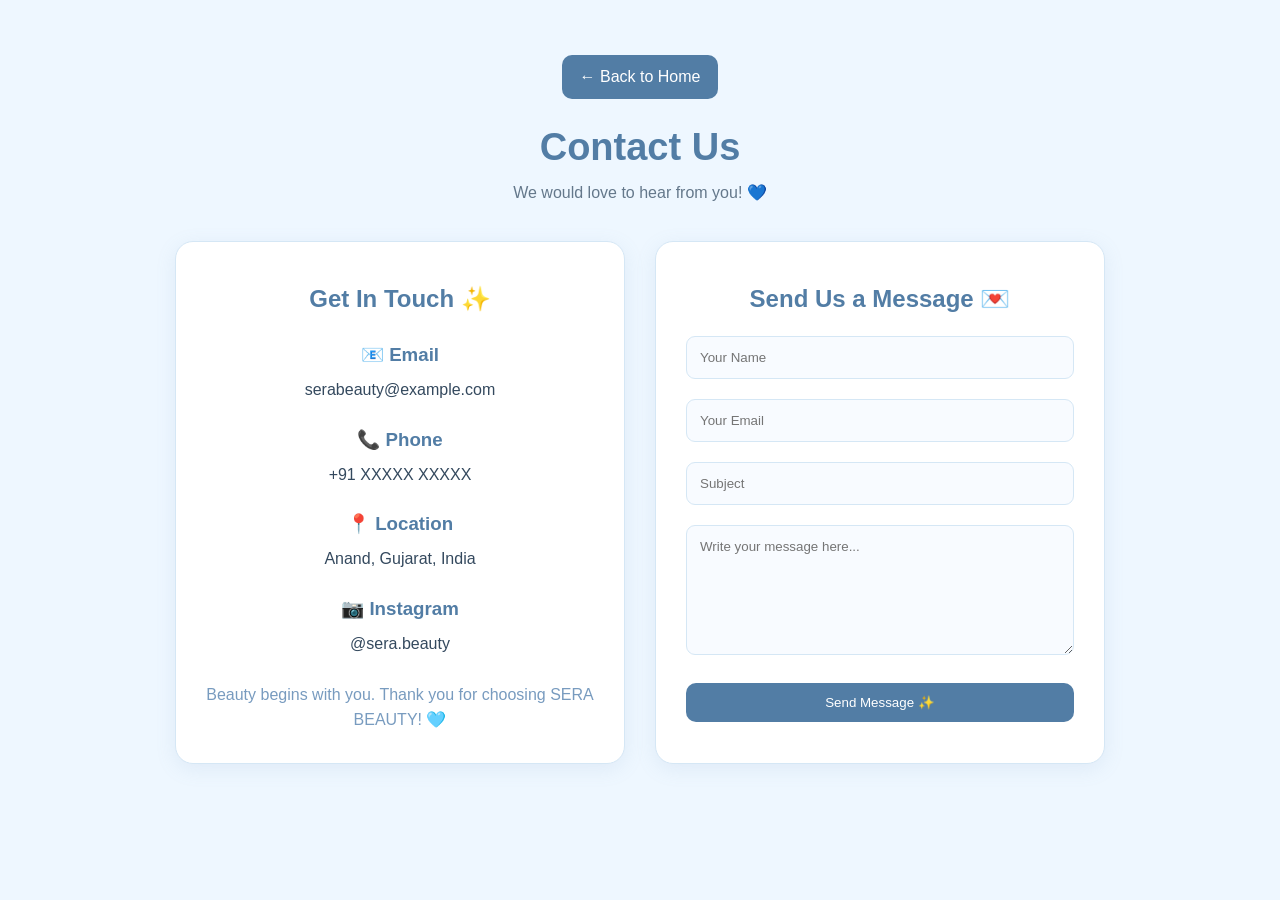
<file: contact.html>
<!DOCTYPE html>
<html lang="en">
<head>
    <meta charset="UTF-8">
    <meta name="viewport" content="width=device-width, initial-scale=1.0">
    <title>SERA BEAUTY - Contact Us</title>
    <link rel="stylesheet" href="../CSS/style.css">
    <link rel="stylesheet" href="../CSS/responsive.css">

   
</head>

<body>

    <section class="contact-section">
        <a href="../index.html" class="back-home">← Back to Home</a>
        <div class="contact-heading">
            <h1>Contact Us</h1>
            <p>We would love to hear from you! 💙</p>
        </div>

        <div class="contact-container">

            <div class="contact-info">
                <h2>Get In Touch ✨</h2>

                <div class="contact-item">
                    <h3>📧 Email</h3>
                    <p>serabeauty@example.com</p>
                </div>

                <div class="contact-item">
                    <h3>📞 Phone</h3>
                    <p>+91 XXXXX XXXXX</p>
                </div>

                <div class="contact-item">
                    <h3>📍 Location</h3>
                    <p>Anand, Gujarat, India</p>
                </div>

                <div class="contact-item">
                    <h3>📷 Instagram</h3>
                    <p>@sera.beauty</p>
                </div>

                <p style="margin-top:25px; color:#789BBF;">
                    Beauty begins with you. Thank you for choosing SERA BEAUTY! 🩵
                </p>
            </div>

            <div class="contact-form">
                <h2>Send Us a Message 💌</h2>

                <form onsubmit="sendMessage(event)">

                    <input type="text" placeholder="Your Name" required>

                    <input type="email" placeholder="Your Email" required>

                    <input type="text" placeholder="Subject" required>

                    <textarea placeholder="Write your message here..." required></textarea>

                    <button type="submit">Send Message ✨</button>

                </form>
            </div>

        </div>

    </section>

    <script>
       function sendMessage(event) {
    event.preventDefault();

    let name = document.querySelector('input[placeholder="Your Name"]').value;
    let email = document.querySelector('input[placeholder="Your Email"]').value;
    let subject = document.querySelector('input[placeholder="Subject"]').value;
    let message = document.querySelector('textarea').value;

    let number = "919510137201";

    let text = "Hello SERA BEAUTY! 💙\n\n" +
               "Name: " + name + "\n" +
               "Email: " + email + "\n" +
               "Subject: " + subject + "\n" +
               "Message: " + message;

    let whatsappURL = "https://wa.me/" + number +
                      "?text=" + encodeURIComponent(text);

    window.location.href = whatsappURL;}
    </script>

</body>
</html>
</file>
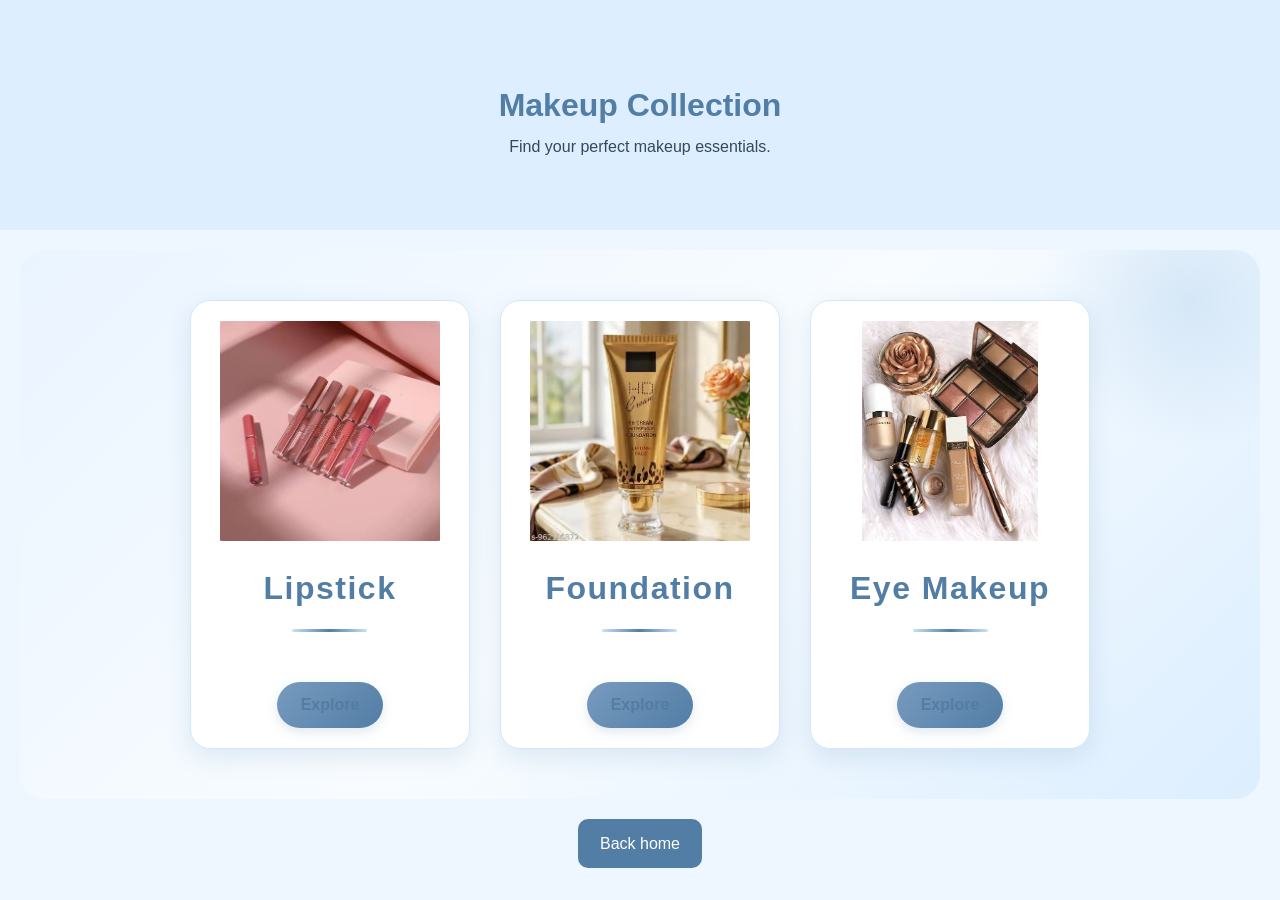
<file: makeup.html>
<!DOCTYPE html>
<html lang="en">
<head>
    <meta charset="UTF-8">
    <meta name="viewport" content="width=device-width, initial-scale=1.0">

    <title>Makeup - SERA BEAUTY</title>

    <link rel="stylesheet" href="../CSS/style.css">
    <link rel="stylesheet" href="../CSS/responsive.css">

    <style>
        /* ===== MAKEUP COLLECTION PAGE ===== */

        .makeup-categories {
            padding: 50px 20px !important;
        }

        .makeup-categories .cards {
            display: flex;
            justify-content: center;
            align-items: stretch;
            flex-wrap: wrap;
            gap: 30px;
        }

        /* PREMIUM CARDS */
        .makeup-categories .card {
            width: 280px !important;
            min-height: 380px !important;
            padding: 22px !important;
            margin: 0 !important;

            display: flex;
            flex-direction: column;
            align-items: center;
            justify-content: space-between;

            background: rgba(255, 255, 255, 0.85) !important;
            border: 1px solid #D5E7F5 !important;
            border-radius: 22px !important;

            box-shadow: 0 8px 25px rgba(82, 125, 165, 0.12) !important;

            transition: all 0.35s ease !important;
        }

        /* CARD HOVER */
        .makeup-categories .card:hover {
            transform: translateY(-10px) !important;
            background: #F8FCFF !important;
            border-color: #A7C9E8 !important;

            box-shadow:
                0 15px 35px rgba(82, 125, 165, 0.22),
                0 0 18px rgba(167, 201, 232, 0.20) !important;
        }

        /* IMAGES */
        .makeup-categories .card img {
            width: 100% !important;
            height: 220px !important;
            object-fit: contain !important;
            border-radius: 15px !important;
            transition: transform 0.35s ease !important;
        }

        .makeup-categories .card:hover img {
            transform: scale(1.04);
        }

        /* HEADING */
        .makeup-categories .card h2 {
            color: #527DA5 !important;
            margin: 12px 0 !important;
        }

        /* EXPLORE */
        .makeup-categories .card a {
            display: inline-block;
            margin-top: 10px !important;
            padding: 10px 24px !important;

            color: white !important;
            background: linear-gradient(135deg, #789BBF, #527DA5) !important;

            border-radius: 25px !important;
            text-decoration: none !important;

            box-shadow: 0 4px 12px rgba(82, 125, 165, 0.18);
            transition: all 0.3s ease !important;
        }

        .makeup-categories .card a:hover {
            background: #365B7D !important;
            transform: translateY(-3px);
            box-shadow: 0 7px 18px rgba(82, 125, 165, 0.28);
        }

        /* MOBILE */
        @media (max-width: 600px) {
            .makeup-categories .card {
                width: 100% !important;
                max-width: 320px;
            }
        }
        /* ===== MAKEUP SOFT BLUE BACKGROUND ===== */

.makeup-categories {
    background: linear-gradient(
        135deg,
        #EAF4FF 0%,
        #F8FCFF 50%,
        #DCEEFF 100%
    ) !important;

    border-radius: 25px;
    margin: 20px;
    position: relative;
    overflow: hidden;
}

/* Soft glow */
.makeup-categories::before {
    content: "";
    position: absolute;
    width: 300px;
    height: 300px;
    top: -100px;
    right: -80px;

    background: radial-gradient(
        circle,
        rgba(167, 201, 232, 0.35),
        transparent 70%
    );

    pointer-events: none;
}

/* Keep cards above glow */
.makeup-categories .cards {
    position: relative;
    z-index: 1;
}
/* ===== PREMIUM CARD SHINE ===== */

.makeup-categories .card {
    position: relative;
    overflow: hidden;
}

/* Light reflection */
.makeup-categories .card::before {
    content: "";
    position: absolute;
    top: 0;
    left: -120%;

    width: 60%;
    height: 100%;

    background: linear-gradient(
        120deg,
        transparent,
        rgba(255, 255, 255, 0.65),
        transparent
    );

    transform: skewX(-25deg);
    transition: left 0.7s ease;
    pointer-events: none;
}

.makeup-categories .card:hover::before {
    left: 150%;
}
    </style>

</head>

<body>

    <div class="page-title">
        <h1>Makeup Collection</h1>
        <p>Find your perfect makeup essentials.</p>
    </div>

    <section class="categories makeup-categories">

        <div class="cards">

            <!-- LIPSTICK -->
            <div class="card">
                <img src="../image/lipstic.jpg" width="200">
                <h2>Lipstick</h2>
                <a href="Pages/lipstick.html">Explore</a>
            </div>

            <!-- FOUNDATION -->
            <div class="card">
                <img src="../image/foundation.jpg" width="200">
                <h2>Foundation</h2>
                <a href="../Pages/foundation.html">Explore</a>
            </div>

            <!-- EYE MAKEUP -->
            <div class="card">
                <img src="../image/eyemakeup.jpg" width="200">
                <h2>Eye Makeup</h2>
                <a href="Pages/eyemakeup.html">Explore</a>
            </div>

        </div>

    </section>

    <center>
        <a href="index.html" class="btn">Back home</a>
    </center>

</body>
</html>
</file>
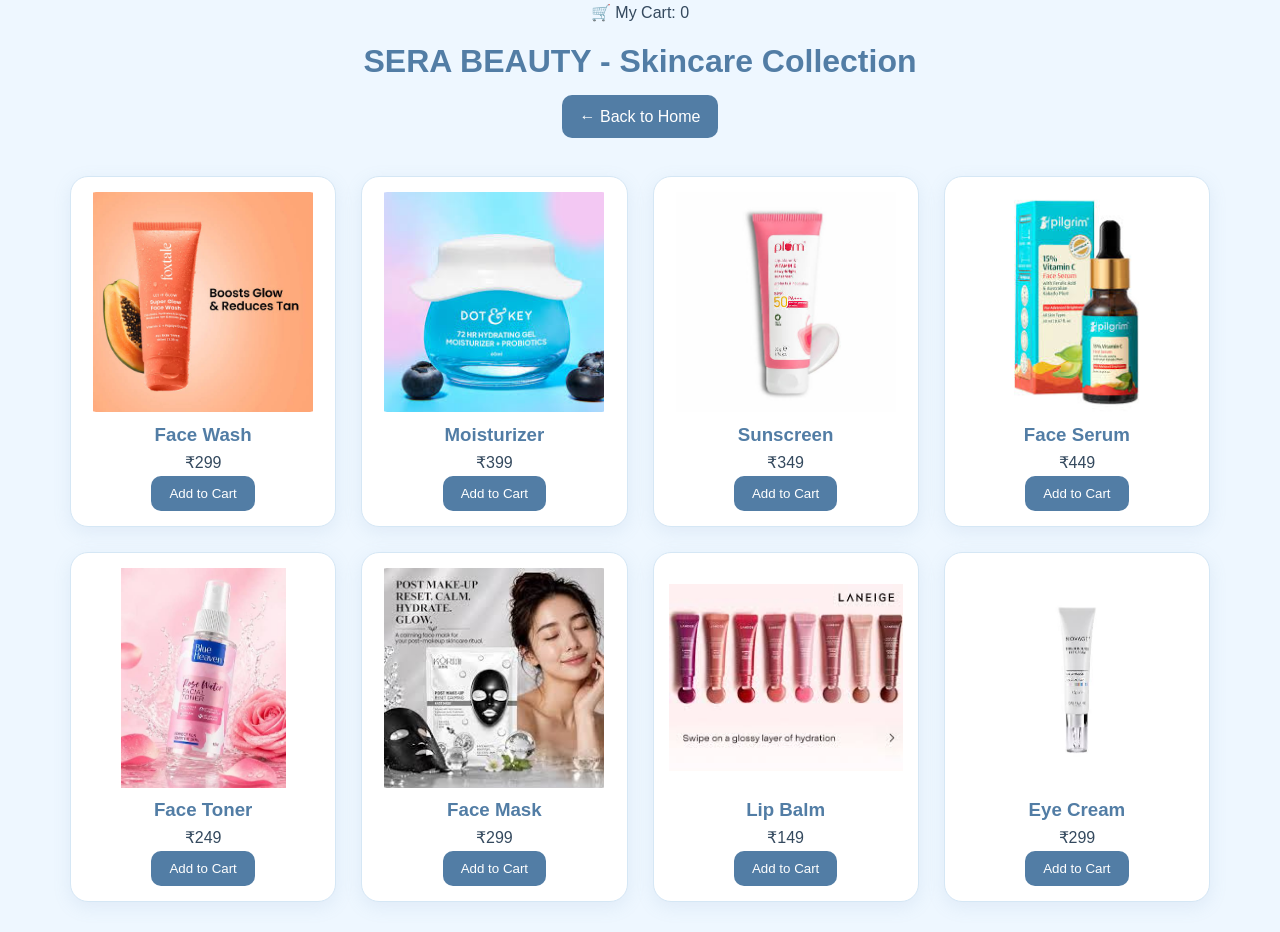
<file: skincare.html>
<!DOCTYPE html>
<html>
<head>
    

    <title>SERA BEAUTY - Skincare</title>
      <meta name="viewport" content="width=device-width, initial-scale=1.0">

    <link rel="stylesheet" href="../CSS/style.css">
    <link rel="stylesheet" href="../CSS/responsive.css">

   <style>
    body {
        background-color: #EEF7FF;
        font-family: Arial, sans-serif;
        text-align: center;
        color: #34495E;
    }

    h1 {
        color: #527DA5;
        margin: 30px;
    }

    .products {
        display: grid;
        grid-template-columns: repeat(4, 1fr);
        gap: 25px;
        padding: 30px;
    }

    .card {
        background: rgba(255, 255, 255, 0.85);
        padding: 20px;
        border-radius: 18px;
        border: 1px solid #D5E7F5;
        box-shadow: 0 5px 18px rgba(82, 125, 165, 0.10);
        transition: all 0.3s ease;
    }

    .card:hover {
        transform: translateY(-7px);
        box-shadow: 0 12px 28px rgba(82, 125, 165, 0.20);
        border-color: #A7C9E8;
    }

    .card img {
        width: 100%;
        height: 180px;
        object-fit: contain;
    }

    .card h3 {
        color: #527DA5;
    }

    button {
        background: linear-gradient(135deg, #789BBF, #527DA5);
        color: white;
        border: none;
        padding: 10px 18px;
        border-radius: 20px;
        cursor: pointer;
        transition: all 0.3s ease;
    }

    button:hover {
        background: #365B7D;
        transform: translateY(-2px);
        box-shadow: 0 5px 15px rgba(82, 125, 165, 0.25);
    }

    .back-home {
        display: inline-block;
        background: #527DA5;
        color: white;
        padding: 10px 20px;
        text-decoration: none;
        border-radius: 20px;
        margin-bottom: 20px;
        transition: all 0.3s ease;
    }

    .back-home:hover {
        background: #365B7D;
        transform: translateY(-2px);
    }

    @media (max-width: 900px) {
        .products {
            grid-template-columns: repeat(2, 1fr);
        }
    }

   @media (max-width: 500px) {
    .products {
        grid-template-columns: repeat(2, minmax(0, 1fr)) !important;
        gap: 12px;
        padding: 12px;
    }

    .card {
        padding: 10px !important;
        min-width: 0;
    }

    .card img {
        width: 100%;
        height: 140px;
        object-fit: contain;
    }

    .card h3 {
        font-size: 15px;
    }

    .card p {
        font-size: 14px;
    }

    .card button {
        padding: 8px 10px;
        font-size: 12px;
    }
}
</style>
</head>

<body>
<p>🛒 My Cart: <span id="cart-count">0</span></p>
<h1>SERA BEAUTY - Skincare Collection</h1>
<a href="../index.html" class="back-home">← Back to Home</a>
<div class="products">

    <div class="card">
        <img src="../image/facewash.jpg">
        <h3>Face Wash</h3>
        <p>₹299</p>
        <button onclick="addToCart('Face Wash')">
    Add to Cart
</button>
    </div>

    <div class="card">
        <img src="../image/moisturizer.jpg">
        <h3>Moisturizer</h3>
        <p>₹399</p>
        <button onclick="addToCart('moisturizer')">
    Add to Cart
</button>
    </div>

    <div class="card">
        <img src="../image/sunscreen.jpg">
        <h3>Sunscreen</h3>
        <p>₹349</p>
        <button onclick="addToCart('sunscreen')">
    Add to Cart
</button>
    </div>

    <div class="card">
        <img src="../image/faceserum.jpg">
        <h3>Face Serum</h3>
        <p>₹449</p>
        <button onclick="addToCart('faceserum')">
    Add to Cart
</button>
    </div>

    <div class="card">
        <img src="../image/facetoner.jpg">
        <h3>Face Toner</h3>
        <p>₹249</p>
        <button onclick="addToCart('Facetoner')">
    Add to Cart
</button>
    </div>

    <div class="card">
        <img src="../image/facemask.jpg">
        <h3>Face Mask</h3>
        <p>₹299</p>
        <button onclick="addToCart('Facemask')">
    Add to Cart
</button>
    </div>

    <div class="card">
        <img src="../image/lipbalm.jpg">
        <h3>Lip Balm</h3>
        <p>₹149</p>
        <button onclick="addToCart('lipbalm')">
    Add to Cart
</button>
    </div>

    <div class="card">
        <img src="../image/eyecream.jpg">
        <h3>Eye Cream</h3>
        <p>₹299</p>
        <button onclick="addToCart('eyecream')">
    Add to Cart
</button>
    </div>

</div>

<script>
    let cartCount = 0;

    function addToCart(productName) {
        cartCount++;

        alert(productName + " added to your cart successfully! 💗");

        document.getElementById("cart-count").innerText = cartCount;
    }
</script>
</body>

</html>
</file>
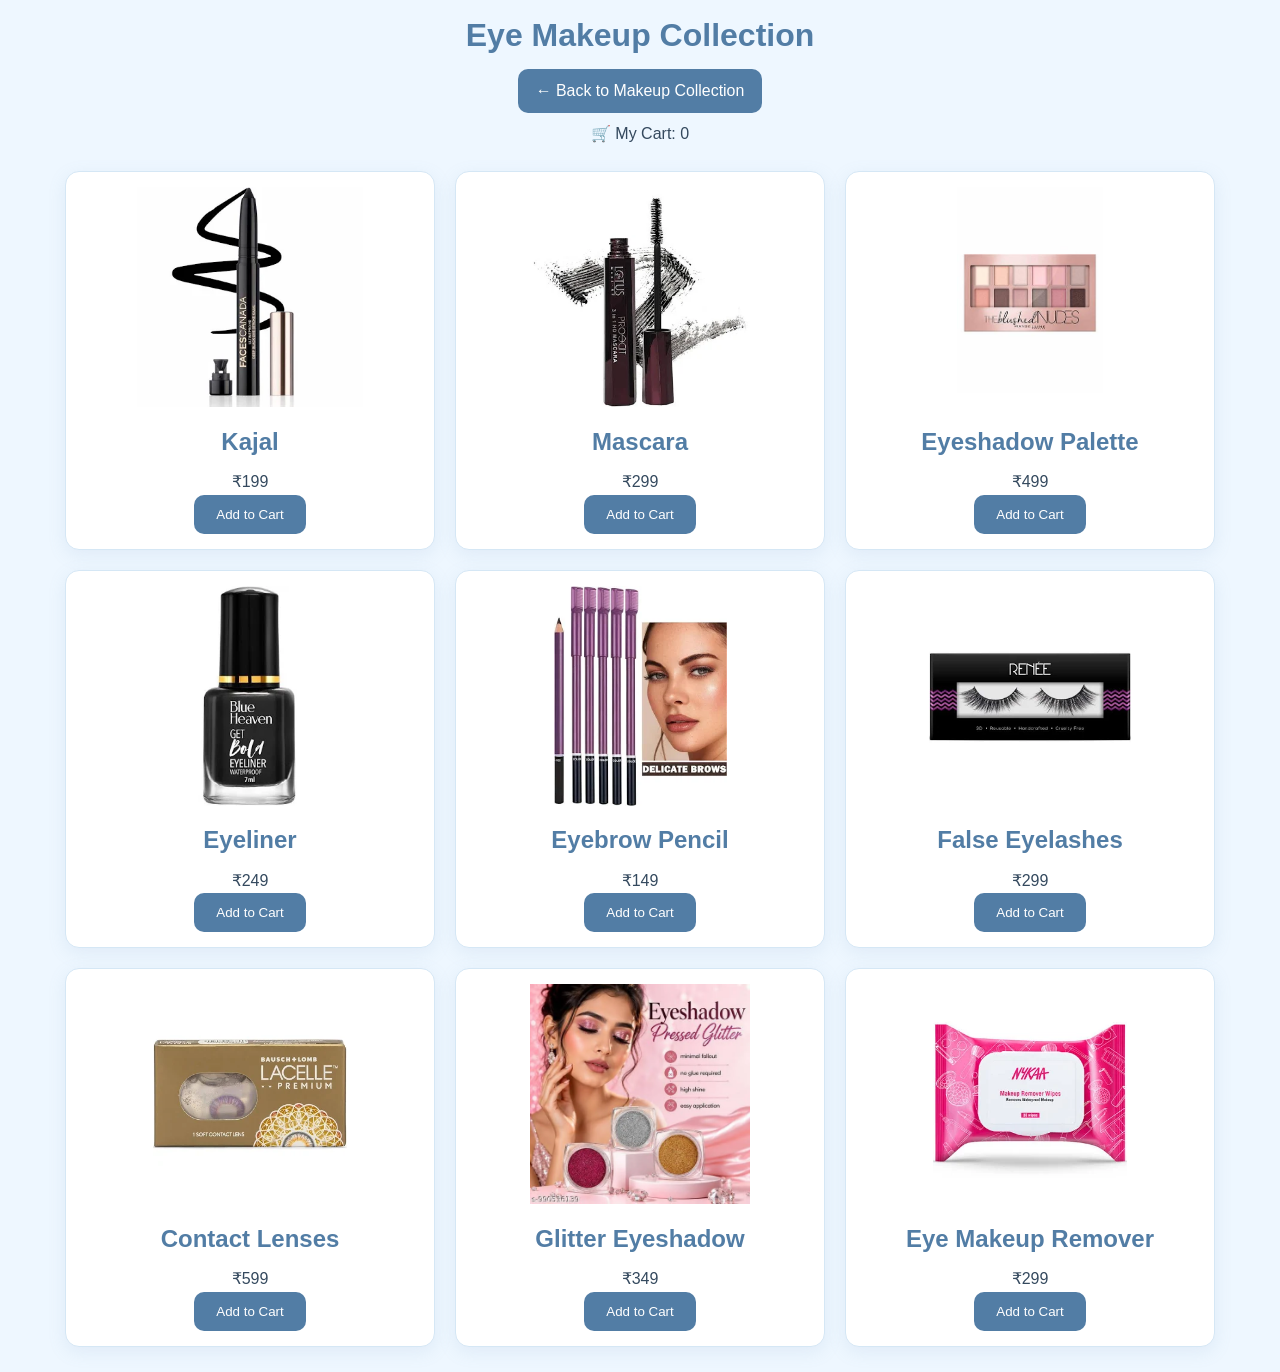
<file: Pages/eyemakeup.html>
<!DOCTYPE html>
<html>
<head>
     <meta charset="UTF-8">
    <meta name="viewport" content="width=device-width, initial-scale=1.0">

    <title>SERA BEAUTY - Eye Makeup</title>
    <link rel="stylesheet" href="../CSS/style.css">
    <link rel="stylesheet" href="../CSS/responsive.css">
</head>

<body>

    <h1>Eye Makeup Collection</h1>

    <a href="../makeup.html" class="back-home">
    ← Back to Makeup Collection
</a>
    <p>🛒 My Cart: <span id="cart-count">0</span></p>

    <div class="products">

        <div class="card">
            <img src="../image/eyemakeup1.jpg">
            <h2>Kajal</h2>
            <p>₹199</p>
            <button onclick="addToCart('Kajal', 199)">Add to Cart</button>
        </div>

        <div class="card">
            <img src="../image/eyemakeup2.jpg">
            <h2>Mascara</h2>
            <p>₹299</p>
            <button onclick="addToCart('Mascara', 299)">Add to Cart</button>
        </div>

        <div class="card">
            <img src="../image/eyemakeup3.jpg">
            <h2>Eyeshadow Palette</h2>
            <p>₹499</p>
            <button onclick="addToCart('Eyeshadow Palette', 499)">Add to Cart</button>
        </div>

        <div class="card">
            <img src="../image/eyemakeup4.jpg">
            <h2>Eyeliner</h2>
            <p>₹249</p>
            <button onclick="addToCart('Eyeliner', 249)">Add to Cart</button>
        </div>

        <div class="card">
            <img src="../image/eyemakeup5.jpg">
            <h2>Eyebrow Pencil</h2>
            <p>₹149</p>
            <button onclick="addToCart('Eyebrow Pencil', 149)">Add to Cart</button>
        </div>

        <div class="card">
            <img src="../image/eyemakeup6.jpg">
            <h2>False Eyelashes</h2>
            <p>₹299</p>
            <button onclick="addToCart('False Eyelashes', 299)">Add to Cart</button>
        </div>

        <div class="card">
            <img src="../image/eyemakeup7.jpg">
            <h2>Contact Lenses</h2>
            <p>₹599</p>
            <button onclick="addToCart('Contact Lenses', 599)">Add to Cart</button>
        </div>

        <div class="card">
            <img src="../image/eyemakeup8.jpg">
            <h2>Glitter Eyeshadow</h2>
            <p>₹349</p>
            <button onclick="addToCart('Glitter Eyeshadow', 349)">Add to Cart</button>
        </div>

        <div class="card">
            <img src="../image/eyemakeup9.jpg">
            <h2>Eye Makeup Remover</h2>
            <p>₹299</p>
            <button onclick="addToCart('Eye Makeup Remover', 299)">Add to Cart</button>
        </div>

    </div>

    <script>

        let cartCount = 0;

        function addToCart(product, price) {

            cartCount++;

            document.getElementById("cart-count").innerText = cartCount;

            alert(product + " added to cart!\nPrice: ₹" + price);
        }

    </script>

</body>
</html>
</file>
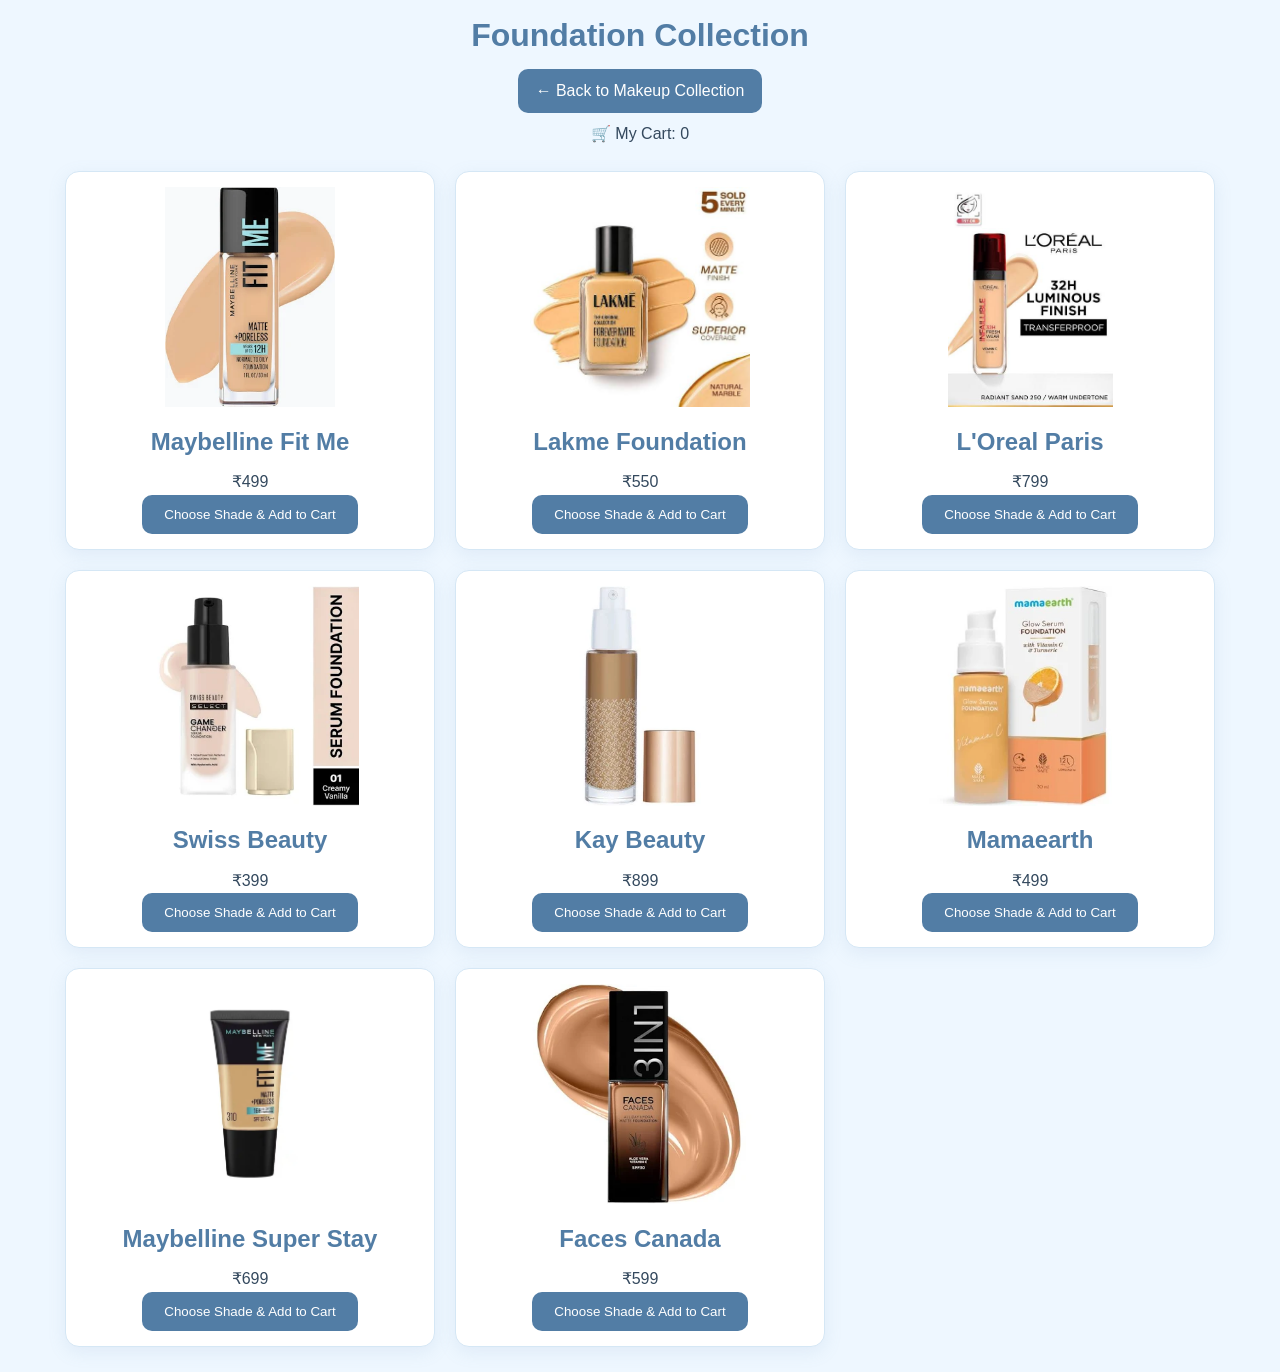
<file: Pages/foundation.html>
<!DOCTYPE html>
<html>
<head>
     <meta charset="UTF-8">
    <meta name="viewport" content="width=device-width, initial-scale=1.0">

    <title>SERA BEAUTY - Foundation</title>
    <link rel="stylesheet" href="../CSS/style.css">
    <link rel="stylesheet" href="../CSS/responsive.css">
</head>

<body>

    <h1>Foundation Collection</h1>

    <a href="../makeup.html" class="back-home">
        ← Back to Makeup Collection
    </a>

    <p>🛒 My Cart: <span id="cart-count">0</span></p>

    <div class="products">

        <div class="card">
            <img src="../image/foundation1.jpg">
            <h2>Maybelline Fit Me</h2>
            <p>₹499</p>
            <button onclick="chooseShade('Maybelline Fit Me', 499)">
                Choose Shade & Add to Cart
            </button>
        </div>

        <div class="card">
            <img src="../image/foundation2.jpg">
            <h2>Lakme Foundation</h2>
            <p>₹550</p>
            <button onclick="chooseShade('Lakme Foundation', 550)">
                Choose Shade & Add to Cart
            </button>
        </div>

        <div class="card">
            <img src="../image/foundation3.jpg">
            <h2>L'Oreal Paris</h2>
            <p>₹799</p>
            <button onclick="chooseShade('L’Oreal Paris', 799)">
                Choose Shade & Add to Cart
            </button>
        </div>

        <div class="card">
            <img src="../image/foundation4.jpg">
            <h2>Swiss Beauty</h2>
            <p>₹399</p>
            <button onclick="chooseShade('Swiss Beauty', 399)">
                Choose Shade & Add to Cart
            </button>
        </div>

        <div class="card">
            <img src="../image/foundation5.jpg">
            <h2>Kay Beauty</h2>
            <p>₹899</p>
            <button onclick="chooseShade('Kay Beauty', 899)">
                Choose Shade & Add to Cart
            </button>
        </div>

        <div class="card">
            <img src="../image/foundation6.jpg">
            <h2>Mamaearth</h2>
            <p>₹499</p>
            <button onclick="chooseShade('Mamaearth', 499)">
                Choose Shade & Add to Cart
            </button>
        </div>

        <div class="card">
            <img src="../image/foundation7.jpg">
            <h2>Maybelline Super Stay</h2>
            <p>₹699</p>
            <button onclick="chooseShade('Maybelline Super Stay', 699)">
                Choose Shade & Add to Cart
            </button>
        </div>

        <div class="card">
            <img src="../image/foundation8.jpg">
            <h2>Faces Canada</h2>
            <p>₹599</p>
            <button onclick="chooseShade('Faces Canada', 599)">
                Choose Shade & Add to Cart
            </button>
        </div>

    </div>

    <script>

        let cartCount = 0;

        function chooseShade(brand, price) {

            let shade = prompt(
                "Choose your shade:\n1. Ivory\n2. Natural\n3. Beige\n4. Honey\n5. Warm Nude"
            );

            if (shade === null || shade === "") {
                return;
            }

            cartCount++;

            document.getElementById("cart-count").innerText = cartCount;

            alert(
                brand + " added to cart!\nShade: " + shade + "\nPrice: ₹" + price
            );
        }

    </script>

</body>
</html>
</file>
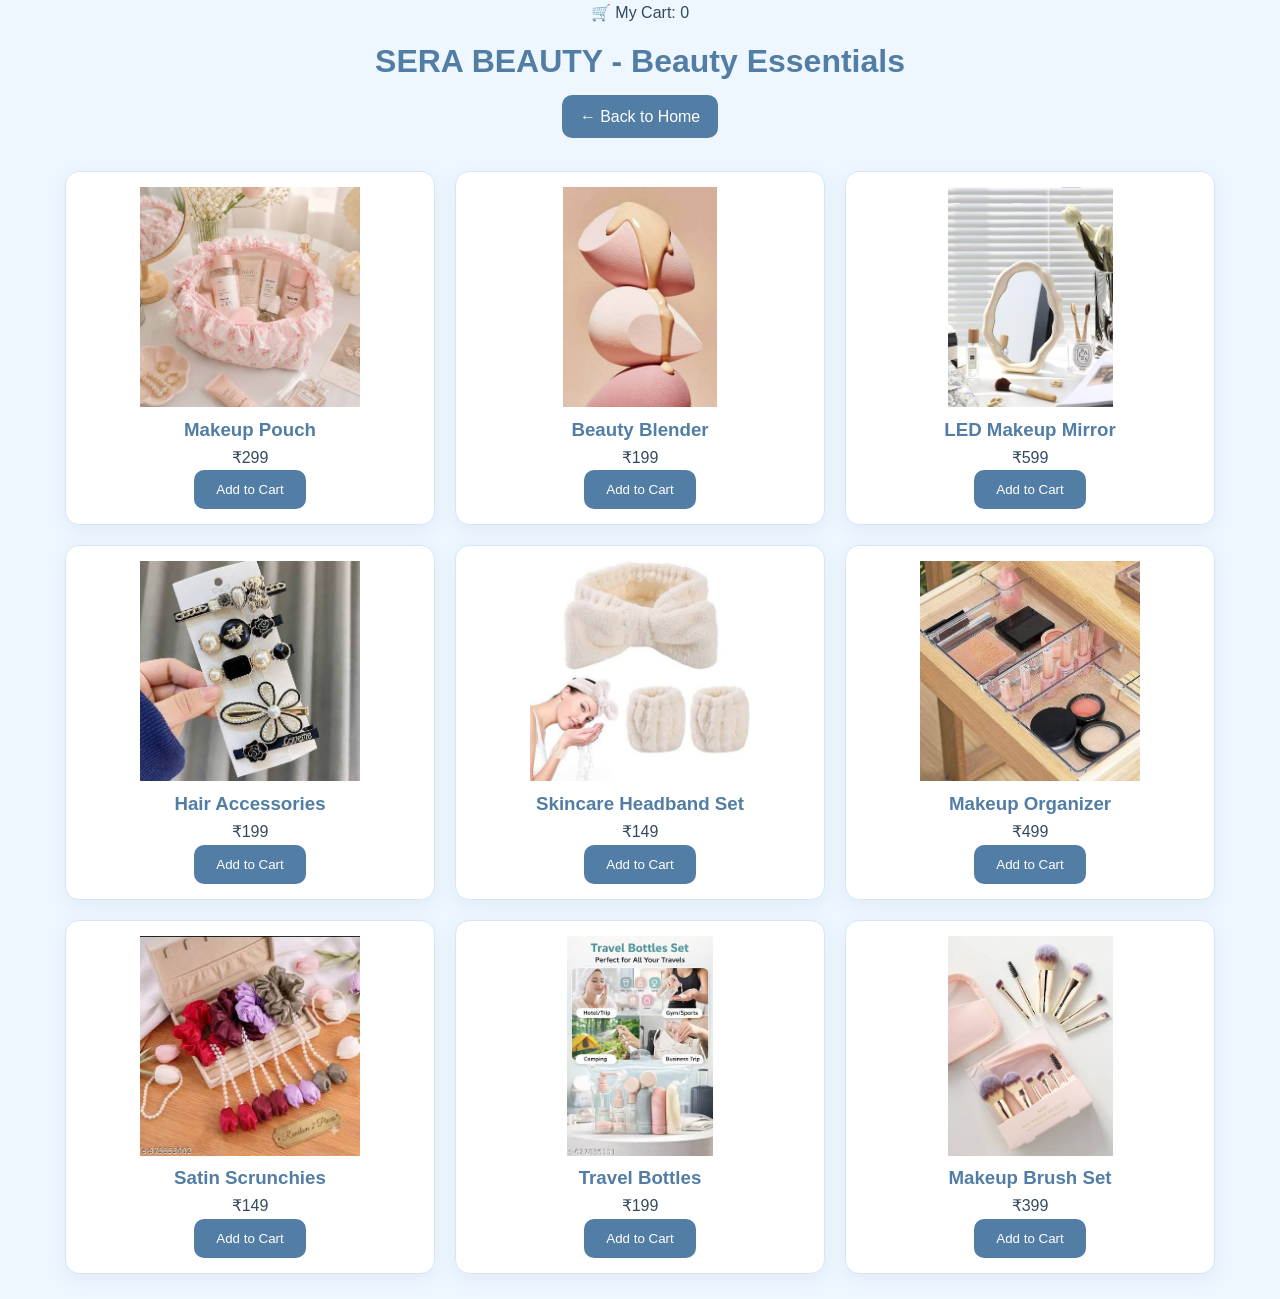
<file: Pages/products.html>
<!DOCTYPE html>
<html>
<head>
     <meta charset="UTF-8">
    <meta name="viewport" content="width=device-width, initial-scale=1.0">

    <title>SERA BEAUTY - Beauty Essentials</title>
    <link rel="stylesheet" href="../CSS/style.css">
    <link rel="stylesheet" href="../CSS/responsive.css">

</head>
<body>

    <p>🛒 My Cart: <span id="cart-count">0</span></p>
    <h1>SERA BEAUTY - Beauty Essentials</h1>
    
<a href="../index.html" class="back-home">← Back to Home</a>

<div class="products">

    <div class="card">
        <img src="../image/makeuppouch.jpg">
        <h3>Makeup Pouch</h3>
        <p>₹299</p>
        <button onclick="addToCart('Makeup-Pouch')">Add to Cart</button>
    </div>
    <div class="card">
    <img src="../image/makeupblender.jpg">
    <h3>Beauty Blender</h3>
    <p>₹199</p>
    <button onclick="addToCart('Beauty Blender')">Add to Cart</button>
</div>

<div class="card">
    <img src="../image/makeupmirror.jpg">
    <h3>LED Makeup Mirror</h3>
    <p>₹599</p>
    <button onclick="addToCart('LED Makeup Mirror')">Add to Cart</button>

</div>

<div class="card">
    <img src="../image/hairaccessories.jpg">
    <h3>Hair Accessories</h3>
    <p>₹199</p>
    <button onclick="addToCart('Hair Accessories')">Add to Cart</button>

</div>

<div class="card">
    <img src="../image/headband.jpg">
    <h3>Skincare Headband Set</h3>
    <p>₹149</p>
    <button onclick="addToCart('Skincare Headband Set')">Add to Cart</button>

</div>

<div class="card">
    <img src="../image/organizer.jpg">
    <h3>Makeup Organizer</h3>
    <p>₹499</p>
    <button onclick="addToCart('Makeup Organizer')">Add to Cart</button>


</div>

<div class="card">
    <img src="../image/scrunchies.jpg">
    <h3>Satin Scrunchies</h3>
    <p>₹149</p>
    <button onclick="addToCart('Satin Scrunchies')">Add to Cart</button>

</div>

<div class="card">
    <img src="../image/travelbottles.jpg">
    <h3>Travel Bottles</h3>
    <p>₹199</p>
    <button onclick="addToCart('Travel Bottles')">Add to Cart</button>

</div>

<div class="card">
    <img src="../image/makeupbrush.jpg">
    <h3>Makeup Brush Set</h3>
    <p>₹399</p>
    <button onclick="addToCart('Makeup Brush Set')">Add to Cart</button>
</div>

</div>
<script>
let cartCount = 0;

function addToCart(productName) {
    cartCount++;

    alert(productName + " added to your cart successfully! 💗");

    document.getElementById("cart-count").innerText = cartCount;
}
</script>
</body>
</html>
</file>
<file: CSS/style.css>
/* SERA BEAUTY - Burgundy & Champagne Luxury Theme */

* {
    margin: 0;
    padding: 0;
    box-sizing: border-box;
}

body {
    font-family: Arial, sans-serif;
    background: #FAF6F0;
    color: #4A1725;
    text-align: center;
}

/* HEADER */
.header {
    text-align: center;
    padding: 22px;
    background: #EFE3D5;
}

.header h1 {
    color: #722F45;
    letter-spacing: 5px;
}

/* NAVBAR */
.navbar {
    display: flex;
    justify-content: center;
    gap: 30px;
    padding: 18px;
    background: #FFFDF9;
}

.navbar a {
    text-decoration: none;
    color: #4A1725;
    font-weight: bold;
}

.navbar a:hover {
    color: #A77B50;
}

/* HOMEPAGE HERO */
.hero {
    min-height: 420px;
    display: flex;
    align-items: center;
    justify-content: center;
    padding: 50px;
    background: linear-gradient(120deg, #EFE3D5, #FAF6F0);
    text-align: center;
}

.hero-content {
    max-width: 700px;
    width: 100%;
    margin: auto;
    text-align: center;
}

.hero h1 {
    font-size: 48px;
    margin: 15px 0;
    color: #722F45;
}

.hero p {
    margin-bottom: 20px;
}

/* BUTTONS */
.btn,
button,
.back-home {
    display: inline-block;
    background: #722F45;
    color: #FFFDF9;
    padding: 12px 22px;
    text-decoration: none;
    border: 1px solid #C6A477;
    border-radius: 8px;
    cursor: pointer;
}

.btn:hover,
button:hover,
.back-home:hover {
    background: #4A1725;
    color: white;
}

/* HOMEPAGE CATEGORIES */
.categories {
    text-align: center;
    padding: 55px 20px;
}

.categories h2 {
    color: #722F45;
    margin-bottom: 30px;
}

.cards {
    display: flex;
    justify-content: center;
    gap: 20px;
    flex-wrap: wrap;
}

/* ALL CARDS */
.card {
    background: #FFFDF9;
    width: 250px;
    padding: 15px;
    margin: 15px;
    text-align: center;
    border: 1px solid #E7D5C1;
    border-radius: 14px;
    box-shadow: 0 5px 18px rgba(107, 33, 55, 0.08);
}

.card h2,
.card h3 {
    color: #722F45;
}

.card a {
    display: inline-block;
    margin-top: 15px;
    color: #8B4A5E;
}

.card a:hover {
    color: #4A1725;
}

/* PRODUCT GRID */
.products {
    display: grid;
    grid-template-columns: repeat(3, 1fr);
    gap: 20px;
    padding: 25px;
    max-width: 1200px;
    margin: auto;
}

.products .card {
    width: auto;
    margin: 0;
    background: #FFFDF9;
    padding: 15px;
}

.products .card img {
    width: 100%;
    height: 220px;
    object-fit: contain;
    border-radius: 10px;
}

/* PAGE TITLE */
.page-title {
    text-align: center;
    padding: 70px 20px;
    background: #EFE3D5;
}

.page-title h1 {
    color: #722F45;
    margin-bottom: 15px;
}

/* SINGLE PRODUCT */
.product {
    background: #FFFDF9;
    width: 300px;
    margin: 40px auto;
    padding: 25px;
    border: 1px solid #E7D5C1;
    border-radius: 15px;
    box-shadow: 0 4px 15px rgba(107, 33, 55, 0.08);
}

.product img {
    width: 200px;
    border-radius: 10px;
}

.product h3 {
    color: #722F45;
}

.product button {
    margin: 5px;
}

/* SINGLE LIPSTICK PRODUCT */
.single-product {
    display: flex;
    align-items: center;
    justify-content: center;
    gap: 20px;
    margin: 30px auto;
    max-width: 650px;
}

.single-product img {
    width: 280px;
    height: 300px;
    object-fit: contain;
}

/* LIPSTICK SHADES */
.shade-buttons button {
    margin: 6px;
    padding: 12px 22px;
}

/* PRODUCT DETAILS */
#product-details {
    background: #FFFDF9;
    padding: 20px;
    border: 1px solid #E7D5C1;
    border-radius: 15px;
    box-shadow: 0 3px 12px #00000010;
}

#product-details h3 {
    color: #722F45;
}

#product-details button {
    margin-top: 12px;
}

/* FOOTER */
.footer {
    text-align: center;
    padding: 35px;
    background: #EFE3D5;
    color: #4A1725;
    line-height: 2;
}

/* MOBILE RESPONSIVE */
@media (max-width: 600px) {

    .hero h1 {
        font-size: 32px;
    }

    .navbar {
        gap: 12px;
        flex-wrap: wrap;
    }

    .products {
        grid-template-columns: repeat(2, 1fr);
    }

    .single-product {
        flex-direction: column;
    }
}


/* SERA BEAUTY - Powder Blue & Pearl White */

body {
    background: #EEF7FF !important;
    color: #34495E !important;
}

.header,
.footer {
    background: #DCEEFF !important;
}

.header h1,
h1, h2, h3 {
    color: #527DA5 !important;
}

.navbar {
    background: #FFFFFF !important;
}

.navbar a {
    color: #34495E !important;
}

.navbar a:hover {
    color: #789BBF !important;
}

.hero {
    background: linear-gradient(135deg, #DCEEFF, #FFFFFF) !important;
}

.page-title {
    background: #DCEEFF !important;
}

.card,
.products .card,
.product,
#product-details {
    background: #FFFFFF !important;
    border: 1px solid #D5E7F5 !important;
    box-shadow: 0 5px 18px #789BBF20 !important;
}

.card a {
    color: #527DA5 !important;
}

button,
.btn,
.back-home,
.shade-buttons button {
    background: #789BBF !important;
    color: #FFFFFF !important;
    border: none !important;
    border-radius: 10px !important;
}

button:hover,
.btn:hover,
.back-home:hover {
    background: #527DA5 !important;
}

a {
    color: #527DA5;
}

a:hover {
    color: #34495E;
}
/* Dark Blue Buttons */

button,
.btn,
.back-home,
.shade-buttons button {
    background-color: #527DA5 !important;
    color: white !important;
    border: none !important;
    border-radius: 10px !important;
}

button:hover,
.btn:hover,
.back-home:hover,
.shade-buttons button:hover {
    background-color: #365B7D !important;
    color: white !important;
}

/* SERA BEAUTY - Button Animation */

button,
.btn,
.back-home,
.shade-buttons button {
    transition: all 0.3s ease !important;
    cursor: pointer;
}

/* Mouse hover effect */
button:hover,
.btn:hover,
.back-home:hover,
.shade-buttons button:hover {
    transform: translateY(-3px) scale(1.04);
    box-shadow: 0 6px 15px rgba(65, 105, 145, 0.30);
}

/* Click effect */
button:active,
.btn:active,
.back-home:active,
.shade-buttons button:active {
    transform: scale(0.96);
}


/* EXPLORE BUTTON SPECIAL EFFECT */

.card a {
    display: inline-block;
    text-decoration: none;
    transition: all 0.3s ease;
}

/* Hover */
.card a:hover {
    transform: translateY(-4px);
    letter-spacing: 1px;
    box-shadow: 0 6px 15px rgba(82, 125, 165, 0.25);
}

/* Click */
.card a:active {
    transform: scale(0.95);
}
/* CONTACT PAGE */

.contact-section {
    padding: 50px 20px;
    background: #EEF7FF;
}

.contact-heading {
    text-align: center;
    margin-bottom: 35px;
}

.contact-heading h1 {
    color: #527DA5;
    font-size: 38px;
    margin-bottom: 12px;
}

.contact-heading p {
    color: #64788B;
}

.contact-container {
    display: flex;
    justify-content: center;
    gap: 30px;
    flex-wrap: wrap;
    max-width: 1000px;
    margin: auto;
}

.contact-info,
.contact-form {
    background: white;
    padding: 30px;
    border-radius: 18px;
    box-shadow: 0 5px 20px #789BBF20;
    border: 1px solid #D5E7F5;
    width: 450px;
}

.contact-info h2,
.contact-form h2 {
    color: #527DA5;
    margin-bottom: 22px;
}

.contact-item {
    margin: 22px 0;
    color: #34495E;
}

.contact-item h3 {
    color: #527DA5;
    margin-bottom: 7px;
}

.contact-form input,
.contact-form textarea {
    width: 100%;
    padding: 13px;
    margin: 10px 0;
    border: 1px solid #D5E7F5;
    border-radius: 9px;
    background: #F8FBFF;
    font-family: Arial, sans-serif;
    outline: none;
}

.contact-form input:focus,
.contact-form textarea:focus {
    border-color: #789BBF;
    box-shadow: 0 0 6px #789BBF40;
}

.contact-form textarea {
    height: 130px;
    resize: vertical;
}

.contact-form button {
    width: 100%;
    margin-top: 10px;
}

@media (max-width: 600px) {
    .contact-info,
    .contact-form {
        width: 100%;
    }

    .contact-heading h1 {
        font-size: 30px;
    }
}

/* MAKEUP COLLECTION - EQUAL CARDS */

.cards {
    display: flex;
    justify-content: center;
    align-items: stretch;
    gap: 30px;
    flex-wrap: wrap;
}

.cards .card {
    width: 280px;
    min-height: 380px;
    display: flex;
    flex-direction: column;
    align-items: center;
    justify-content: flex-start;
}

.cards .card img {
    width: 100%;
    height: 220px;
    object-fit: cover;
    border-radius: 12px;
}

.cards .card h3 {
    margin: 15px 0;
}

.cards .card a {
    margin-top: auto;
    margin-bottom: 15px;
}
/* PREMIUM BEAUTY HERO */

.hero {
    position: relative;
    overflow: hidden;
    background: radial-gradient(circle at top left, #DCEEFF, #FFFFFF 65%);
}

/* Decorative sparkles */
.hero::before {
    content: "✧";
    position: absolute;
    top: 50px;
    left: 12%;
    color: #789BBF;
    font-size: 55px;
    opacity: 0.5;
    animation: float 4s ease-in-out infinite;
}

.hero::after {
    content: "✦";
    position: absolute;
    bottom: 50px;
    right: 12%;
    color: #A7C9E8;
    font-size: 40px;
    animation: float 5s ease-in-out infinite;
}

/* Floating effect */
@keyframes float {
    0%, 100% {
        transform: translateY(0);
    }

    50% {
        transform: translateY(-15px);
    }
}

/* Premium Shop button */
.hero a {
    display: inline-block;
    padding: 14px 32px;
    border-radius: 30px;
    background: #527DA5;
    color: white;
    text-decoration: none;
    box-shadow: 0 5px 20px #789BBF40;
    transition: 0.3s;
}

.hero a:hover {
    transform: translateY(-4px);
    box-shadow: 0 10px 25px #527DA550;
    letter-spacing: 1px;
}
/* REMOVE GAP BETWEEN NAME AND EXPLORE */

.cards .card {
    justify-content: center !important;
    gap: 8px !important;
}

.cards .card h3 {
    margin: 0 !important;
}

.cards .card a {
    margin-top: 0 !important;
    margin-bottom: 0 !important;
}
/* TIGHT HOMEPAGE CARDS */

.cards .card {
    height: auto !important;
    min-height: unset !important;
    padding: 15px 10px !important;
    justify-content: center !important;
    gap: 10px !important;
}

.cards .card h3 {
    margin: 0 !important;
    padding: 0 !important;
}

.cards .card a {
    margin: 0 !important;
    padding: 5px 10px !important;
}
/* BEAUTY SLIDESHOW */

.beauty-slider {
    width: 100%;
    height: 350px;
    position: relative;
    overflow: hidden;
    border-radius: 20px;
}

.beauty-slider .slide {
    position: absolute;
    width: 100%;
    height: 100%;
    object-fit: cover;
    opacity: 0;
    filter: blur(12px);
    transform: scale(1.05);
    transition: opacity 1.5s ease, filter 1.5s ease,
                transform 2s ease;
}

.beauty-slider .slide.active {
    opacity: 1;
    filter: blur(0);
    transform: scale(1);
}
/* LIPSTICK PAGE SPACING FIX */

body {
    line-height: 1.6;
}

body h1 {
    margin-top: 25px;
    margin-bottom: 8px;
}

body h2 {
    margin: 18px 0;
}

/* Back button */
.back-home {
    display: inline-block;
    margin: 12px 0 18px;
    padding: 12px 22px;
}

/* Cart spacing */
#cart-count {
    margin: 12px 0;
}

/* Colour buttons */
.shade-buttons {
    display: flex;
    justify-content: center;
    gap: 12px;
    flex-wrap: wrap;
    margin: 20px 0;
}

.shade-buttons button {
    min-width: 85px;
    padding: 12px 20px;
}

/* Collection heading */
.shade-title {
    margin: 25px 0 !important;
}

/* Carousel spacing */
.carousel,
.slider,
.shade-carousel {
    margin: 25px auto;
    gap: 15px;
}
/* COMPACT LIPSTICK PAGE */

body h1 {
    margin-top: 10px !important;
    margin-bottom: 3px !important;
}

body h2 {
    margin: 8px 0 !important;
}

.back-home {
    margin: 5px 0 8px !important;
    padding: 9px 18px !important;
}

.shade-buttons {
    gap: 8px !important;
    margin: 10px 0 !important;
}

.shade-buttons button {
    padding: 9px 17px !important;
}

.shade-title {
    margin: 10px 0 !important;
}

.carousel,
.slider,
.shade-carousel {
    margin: 10px auto !important;
}
/* LIPSTICK IMAGE DISPLAY FIX */

.single-product {
    display: flex;
    justify-content: center;
    align-items: center;
    gap: 15px;
    margin: 15px auto;
    width: 100%;
}

#product-details {
    width: 350px;
    max-width: 90%;
    text-align: center;
    padding: 10px;
}

#product-details img {
    width: 100%;
    height: 280px;
    object-fit: contain;
    display: block;
    margin: auto;
}

.single-product button {
    flex-shrink: 0;
}
/* ===== SERA BEAUTY PREMIUM GLASS EFFECT ===== */

/* HERO GLASS PANEL */
.hero-content {
    position: relative;
    z-index: 2;
    padding: 40px 30px;
    background: rgba(255, 255, 255, 0.48);
    border: 1px solid rgba(255, 255, 255, 0.8);
    border-radius: 25px;
    box-shadow: 0 8px 35px rgba(82, 125, 165, 0.12);
    backdrop-filter: blur(12px);
    -webkit-backdrop-filter: blur(12px);
}

/* COLLECTION GLASS CARDS */
.categories .card {
    background: rgba(255, 255, 255, 0.72) !important;
    backdrop-filter: blur(10px);
    -webkit-backdrop-filter: blur(10px);
    border: 1px solid rgba(120, 155, 191, 0.30) !important;
    border-radius: 20px !important;
    box-shadow:
        0 8px 25px rgba(82, 125, 165, 0.10),
        inset 0 1px 1px rgba(255, 255, 255, 0.90) !important;
    transition: all 0.35s ease !important;
}

/* CARD HOVER */
.categories .card:hover {
    transform: translateY(-8px) !important;
    border-color: #A7C9E8 !important;
    box-shadow:
        0 15px 35px rgba(82, 125, 165, 0.20),
        0 0 15px rgba(167, 201, 232, 0.20) !important;
}

/* CARD TEXT */
.categories .card h3 {
    letter-spacing: 0.5px;
}

.categories .card a {
    transition: all 0.3s ease !important;
}

.categories .card a:hover {
    letter-spacing: 1px;
}

/* MOBILE RESPONSIVE */
@media (max-width: 600px) {
    .hero-content {
        padding: 25px 18px;
        border-radius: 18px;
    }
}
/* ===== SERA BEAUTY PREMIUM NAVBAR ===== */

.navbar a {
    position: relative;
    text-decoration: none !important;
    transition: color 0.3s ease, transform 0.3s ease !important;
    padding: 10px 16px !important;
}

/* Smooth underline */
.navbar a::after {
    content: "";
    position: absolute;
    left: 50%;
    bottom: 3px;
    width: 0;
    height: 2px;
    background: #527DA5;
    transition: all 0.3s ease;
    transform: translateX(-50%);
}

/* Hover effect */
.navbar a:hover {
    color: #365B7D !important;
    transform: translateY(-2px);
}

.navbar a:hover::after {
    width: 70%;
}

/* Smooth navbar */
.navbar {
    gap: 10px !important;
}
/* ===== PREMIUM SHOP NOW BUTTON ===== */

.hero .btn {
    background: linear-gradient(135deg, #789BBF, #527DA5, #365B7D) !important;
    color: white !important;
    padding: 14px 35px !important;
    border: none !important;
    border-radius: 30px !important;
    text-decoration: none !important;
    box-shadow: 0 6px 20px rgba(82, 125, 165, 0.25) !important;
    transition: all 0.35s ease !important;
    display: inline-block;
}

/* Hover */
.hero .btn:hover {
    background: linear-gradient(135deg, #527DA5, #365B7D) !important;
    transform: translateY(-4px) scale(1.03) !important;
    box-shadow: 0 10px 25px rgba(82, 125, 165, 0.35) !important;
}

/* Click effect */
.hero .btn:active {
    transform: scale(0.97) !important;
}
/* ===== VISIBLE BLUE GLOW HERO ===== */

.hero {
    background:
        radial-gradient(
            ellipse at 50% 40%,
            #FFFFFF 0%,
            #E3F1FF 45%,
            #C9E2F8 100%
        ) !important;
    position: relative;
    overflow: hidden;
}
/* ===== PREMIUM COLLECTION HEADING ===== */

.categories h2 {
    text-align: center !important;
    color: #527DA5 !important;
    font-size: 32px !important;
    letter-spacing: 1.5px !important;
    margin-bottom: 35px !important;
    position: relative;
    padding-bottom: 18px;
}

/* Decorative blue line */
.categories h2::after {
    content: "";
    display: block;
    width: 75px;
    height: 3px;
    background: linear-gradient(
        to right,
        #C9E2F8,
        #527DA5,
        #C9E2F8
    );
    border-radius: 10px;
    margin: 15px auto 0;
}
/* ===== MAKEUP PREMIUM CARD FIX ===== */

.categories.makeup-categories .cards .card {
    background: #FFFFFF !important;
    border: 1px solid #D5E7F5 !important;
    border-radius: 20px !important;
    box-shadow: 0 8px 25px rgba(82, 125, 165, 0.15) !important;
    padding: 20px !important;
    transition: all 0.35s ease !important;
}

/* Card Hover */
.categories.makeup-categories .cards .card:hover {
    transform: translateY(-8px) !important;
    background: #F8FCFF !important;
    border: 1px solid #A7C9E8 !important;
    box-shadow: 0 15px 35px rgba(82, 125, 165, 0.25) !important;
}

/* Card Heading */
.categories.makeup-categories .cards .card h2 {
    color: #527DA5 !important;
}

/* Explore Link */
.categories.makeup-categories .cards .card a {
    color: #527DA5 !important;
    font-weight: bold;
    text-decoration: none !important;
}

/* Card Image */
.categories.makeup-categories .cards .card img {
    border-radius: 12px !important;
}
.makeup-categories .card {
    background: yellow !important;
    border: 5px solid red !important;
}
</file>
<file: CSS/responsive.css>
/* SERA BEAUTY - MOBILE RESPONSIVE */

/* TABLET + MOBILE */
@media screen and (max-width: 768px) {

    * {
        box-sizing: border-box;
    }

    html, body {
        width: 100%;
        max-width: 100%;
        overflow-x: hidden;
    }

    img {
        max-width: 100%;
        height: auto;
    }

    /* HEADER */
    .header {
        width: 100%;
        padding: 15px 10px;
    }

    .header h1 {
        font-size: 25px;
        letter-spacing: 3px;
    }

    /* NAVBAR */
    .navbar {
        width: 100%;
        display: flex;
        flex-wrap: wrap;
        justify-content: center;
        gap: 5px !important;
        padding: 10px 5px;
    }

    .navbar a {
        font-size: 13px;
        padding: 8px 10px !important;
    }

    /* HERO SECTION */
    .hero {
        width: 100%;
        min-height: auto;
        padding: 25px 12px;
    }

    .hero-content {
        width: 100%;
        max-width: 100%;
        padding: 25px 15px;
    }

    .hero h1 {
        font-size: 28px !important;
        overflow-wrap: break-word;
    }

    .hero p {
        font-size: 14px;
    }

    /* HEADINGS */
    h1 {
        font-size: 27px;
    }

    h2 {
        font-size: 22px;
    }

    h3 {
        font-size: 18px;
    }

    /* CATEGORIES */
    .categories {
        width: 100%;
        padding: 30px 10px;
    }

    .categories h2 {
        font-size: 24px !important;
    }

    /* CATEGORY CARDS */
    .cards {
        width: 100%;
        display: flex;
        flex-wrap: wrap;
        justify-content: center;
        gap: 12px !important;
        padding: 5px;
    }

    .cards .card {
        width: calc(50% - 10px) !important;
        max-width: 100%;
        min-width: 0;
        margin: 0 !important;
        padding: 12px 8px !important;
    }

    .cards .card img {
        width: 100%;
        height: 150px;
        object-fit: contain;
    }

    /* PRODUCT GRID */
    .products {
        width: 100%;
        max-width: 100%;
        display: grid;
        grid-template-columns: repeat(2, minmax(0, 1fr)) !important;
        gap: 12px;
        padding: 12px;
    }

    .products .card {
        width: 100%;
        min-width: 0;
        margin: 0;
        padding: 10px !important;
    }

    .products .card img {
        width: 100%;
        height: 160px;
        object-fit: contain;
    }

    .products .card h2,
    .products .card h3 {
        font-size: 15px;
        overflow-wrap: break-word;
    }

    .products .card p {
        font-size: 13px;
        overflow-wrap: break-word;
    }

    /* SINGLE PRODUCT */
    .product {
        width: 92%;
        max-width: 350px;
        margin: 20px auto;
        padding: 15px;
    }

    .product img {
        max-width: 100%;
        height: auto;
    }

    /* LIPSTICK */
    .single-product {
        width: 100%;
        display: flex;
        flex-direction: column !important;
        align-items: center;
        padding: 10px;
        gap: 12px;
    }

    .single-product img {
        max-width: 100%;
        height: 230px;
        object-fit: contain;
    }

    #product-details {
        width: 95% !important;
        max-width: 400px;
        padding: 15px;
        margin: auto;
    }

    #product-details img {
        width: 100%;
        height: 230px;
        object-fit: contain;
    }

    /* BUTTONS */
    button,
    .btn,
    .back-home {
        max-width: 100%;
        font-size: 14px;
    }

    /* CONTACT */
    .contact-section {
        width: 100%;
        padding: 25px 12px;
    }

    .contact-container {
        width: 100%;
        display: flex;
        flex-direction: column;
        align-items: center;
        gap: 15px;
    }

    .contact-info,
    .contact-form {
        width: 100% !important;
        max-width: 450px;
        padding: 18px;
    }

    /* PAGE TITLE */
    .page-title {
        width: 100%;
        padding: 35px 15px;
    }

    /* SLIDESHOW */
    .beauty-slider {
        width: 100%;
        height: 230px;
    }

    /* FOOTER */
    .footer {
        width: 100%;
        padding: 20px 12px;
        font-size: 14px;
    }
}


/* SMALL MOBILE */
@media screen and (max-width: 380px) {

    /* PRODUCT CARDS */
    .products {
        grid-template-columns: 1fr !important;
        padding: 10px;
    }

    .products .card img {
        height: 200px;
    }

    /* CATEGORY CARDS */
    .cards .card {
        width: 100% !important;
        max-width: 280px;
    }

    /* HERO */
    .hero h1 {
        font-size: 24px !important;
    }

    /* NAVBAR */
    .navbar a {
        font-size: 12px;
        padding: 7px !important;
    }

    /* BUTTONS */
    .shade-buttons button {
        min-width: auto;
        padding: 8px 12px !important;
    }

}
</file>
